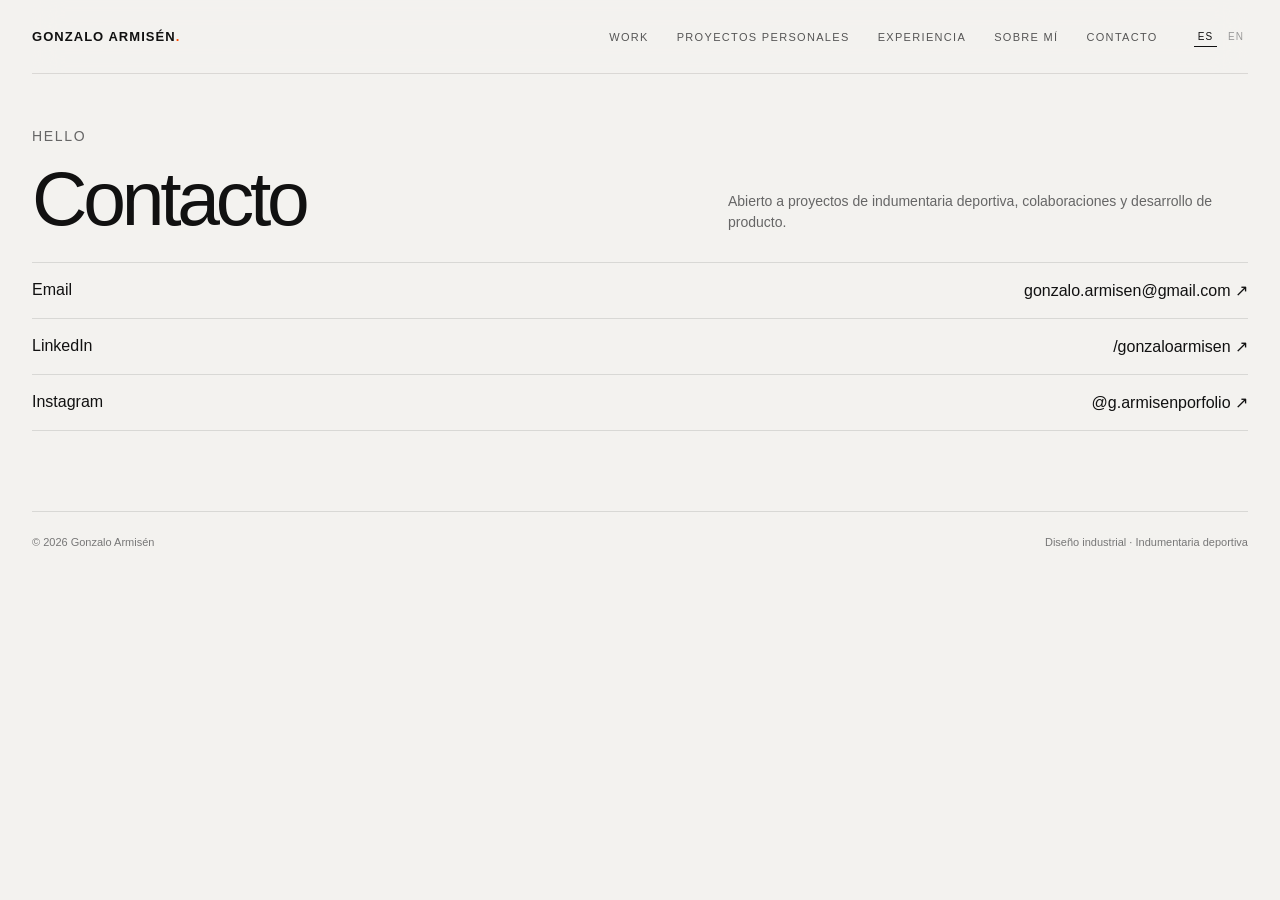
<file: contacto/index.html>
<!doctype html><html lang="es"><head><meta charset="utf-8"><meta name="viewport" content="width=device-width,initial-scale=1"><title>Contacto — Gonzalo Armisén</title><meta name="description" content="Portfolio de Gonzalo Armisén — Product Designer especializado en indumentaria deportiva."><link rel="stylesheet" href="../assets/site.css"></head><body><header class="nav shell"><a class="brand" href="../index.html">GONZALO ARMISÉN<i>.</i></a><nav class="menu"><a href="../index.html">Work</a><a href="../proyectospersonales/index.html" data-es="Proyectos personales" data-en="Personal projects">Proyectos personales</a><a href="../experiencia/index.html" data-es="Experiencia" data-en="Experience">Experiencia</a><a href="../sobremi/index.html" data-es="Sobre mí" data-en="About">Sobre mí</a><a href="../contacto/index.html" data-es="Contacto" data-en="Contact">Contacto</a><span class="lang"><button data-lang="es">ES</button><button data-lang="en">EN</button></span></nav><button class="mobile-toggle" aria-label="Menu">☰</button></header><div class="mobile-menu"><a href="../index.html">Work</a><a href="../proyectospersonales/index.html">Proyectos personales</a><a href="../experiencia/index.html">Experiencia</a><a href="../sobremi/index.html">Sobre mí</a><a href="../contacto/index.html">Contacto</a></div><main class="shell"><section class="section-head"><div><p class="project-kicker">Hello</p><h1 data-es="Contacto" data-en="Contact">Contacto</h1></div><p data-es="Abierto a proyectos de indumentaria deportiva, colaboraciones y desarrollo de producto." data-en="Open to sportswear projects, collaborations and product development.">Abierto a proyectos de indumentaria deportiva, colaboraciones y desarrollo de producto.</p></section><section class="contact-list"><a href="mailto:gonzalo.armisen@gmail.com"><span>Email</span><span>gonzalo.armisen@gmail.com ↗</span></a><a href="https://www.linkedin.com/in/gonzaloarmisen" target="_blank"><span>LinkedIn</span><span>/gonzaloarmisen ↗</span></a><a href="https://www.instagram.com/g.armisenporfolio" target="_blank"><span>Instagram</span><span>@g.armisenporfolio ↗</span></a></section></main><footer class="footer shell"><span>© 2026 Gonzalo Armisén</span><span data-es="Diseño industrial · Indumentaria deportiva" data-en="Industrial Design · Sportswear">Diseño industrial · Indumentaria deportiva</span></footer><script src="../assets/site.js"></script></body></html>
</file>
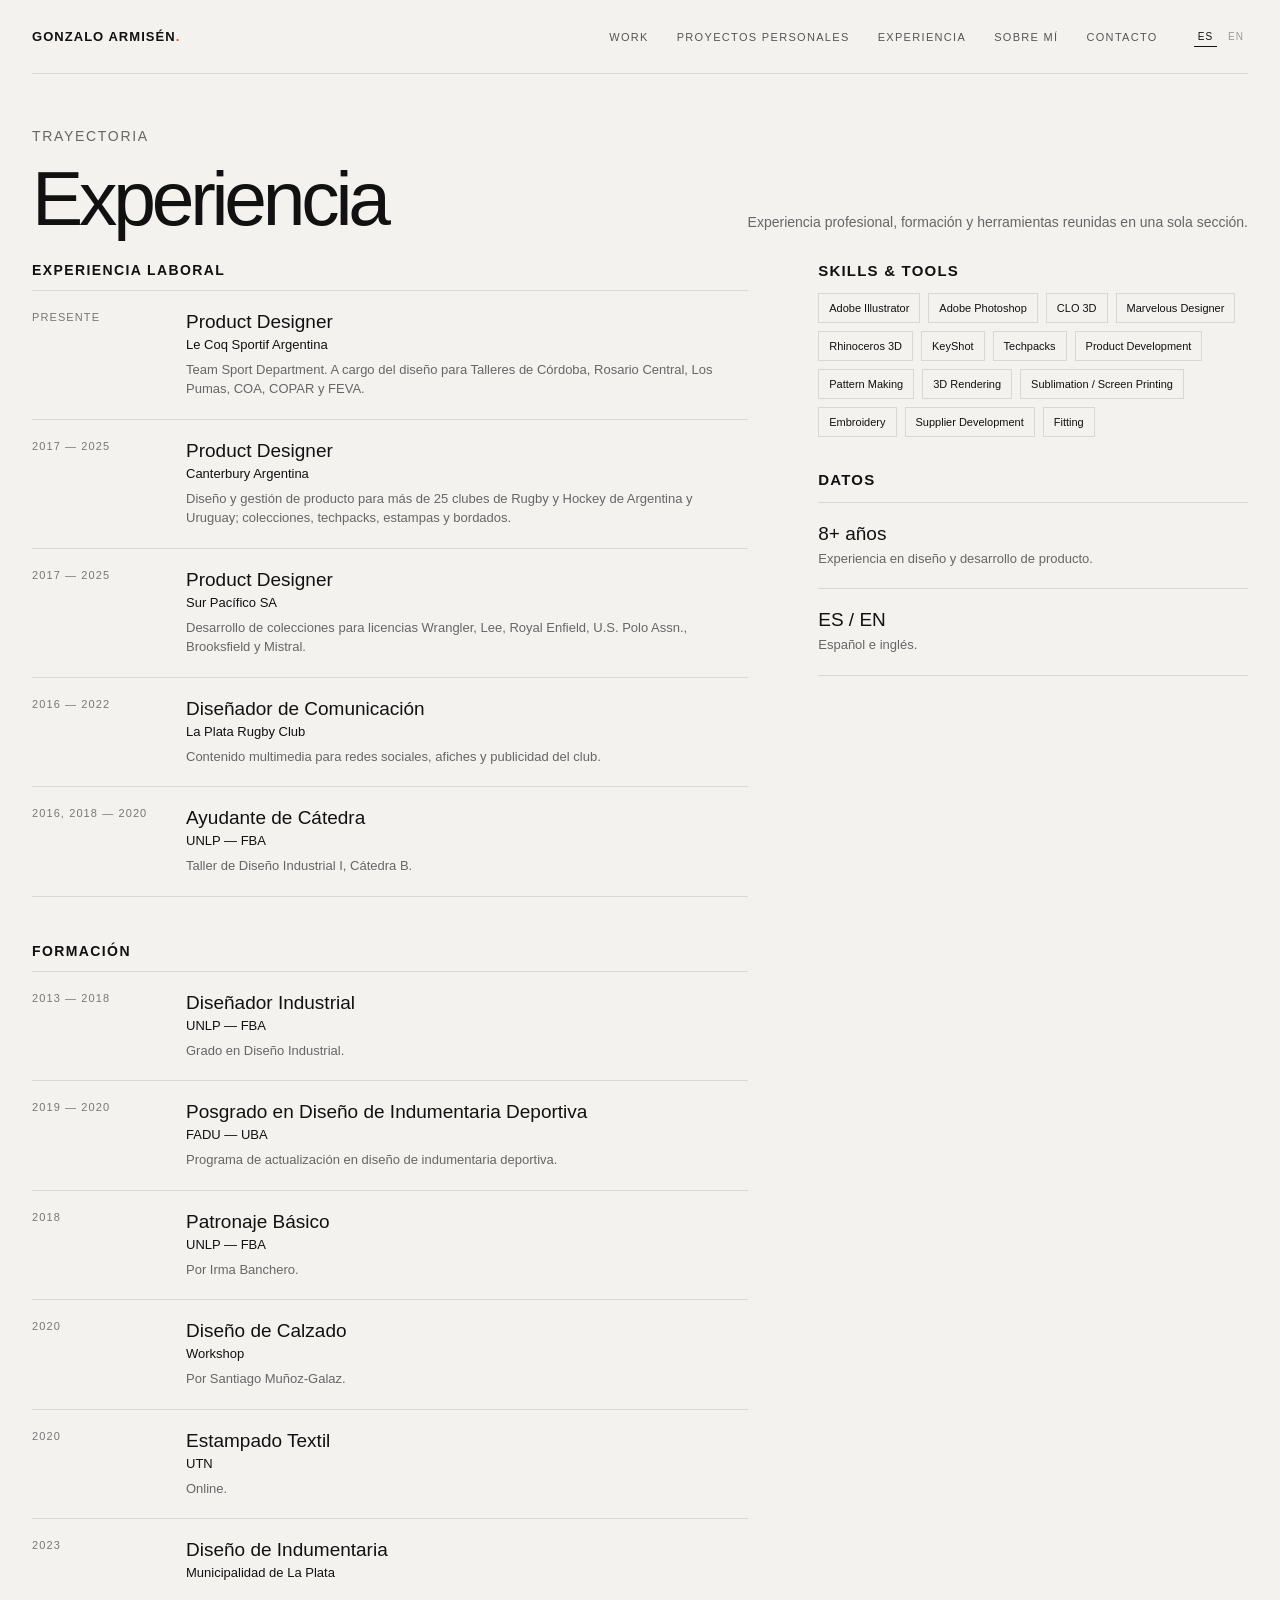
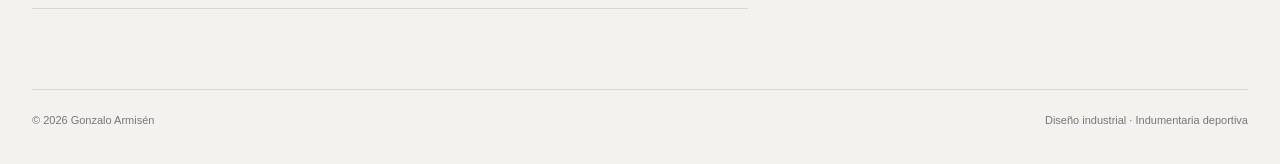
<file: experiencia/index.html>
<!doctype html><html lang="es"><head><meta charset="utf-8"><meta name="viewport" content="width=device-width,initial-scale=1"><title>Experiencia — Gonzalo Armisén</title><meta name="description" content="Portfolio de Gonzalo Armisén — Product Designer especializado en indumentaria deportiva."><link rel="stylesheet" href="../assets/site.css"></head><body><header class="nav shell"><a class="brand" href="../index.html">GONZALO ARMISÉN<i>.</i></a><nav class="menu"><a href="../index.html">Work</a><a href="../proyectospersonales/index.html" data-es="Proyectos personales" data-en="Personal projects">Proyectos personales</a><a href="../experiencia/index.html" data-es="Experiencia" data-en="Experience">Experiencia</a><a href="../sobremi/index.html" data-es="Sobre mí" data-en="About">Sobre mí</a><a href="../contacto/index.html" data-es="Contacto" data-en="Contact">Contacto</a><span class="lang"><button data-lang="es">ES</button><button data-lang="en">EN</button></span></nav><button class="mobile-toggle" aria-label="Menu">☰</button></header><div class="mobile-menu"><a href="../index.html">Work</a><a href="../proyectospersonales/index.html">Proyectos personales</a><a href="../experiencia/index.html">Experiencia</a><a href="../sobremi/index.html">Sobre mí</a><a href="../contacto/index.html">Contacto</a></div><main class="shell"><section class="section-head"><div><p class="project-kicker" data-es="Trayectoria" data-en="Career">Trayectoria</p><h1 data-es="Experiencia" data-en="Experience">Experiencia</h1></div><p data-es="Experiencia profesional, formación y herramientas reunidas en una sola sección." data-en="Professional experience, education and tools in one place.">Experiencia profesional, formación y herramientas reunidas en una sola sección.</p></section><div class="experience-wrap"><div><h2 style="font-size:14px;text-transform:uppercase;letter-spacing:.1em;margin-bottom:12px">Experiencia laboral</h2><div class="exp-list"><article class="exp-row"><div class="period">Presente</div><div><h3>Product Designer</h3><h4>Le Coq Sportif Argentina</h4><p>Team Sport Department. A cargo del diseño para Talleres de Córdoba, Rosario Central, Los Pumas, COA, COPAR y FEVA.</p></div></article><article class="exp-row"><div class="period">2017 — 2025</div><div><h3>Product Designer</h3><h4>Canterbury Argentina</h4><p>Diseño y gestión de producto para más de 25 clubes de Rugby y Hockey de Argentina y Uruguay; colecciones, techpacks, estampas y bordados.</p></div></article><article class="exp-row"><div class="period">2017 — 2025</div><div><h3>Product Designer</h3><h4>Sur Pacífico SA</h4><p>Desarrollo de colecciones para licencias Wrangler, Lee, Royal Enfield, U.S. Polo Assn., Brooksfield y Mistral.</p></div></article><article class="exp-row"><div class="period">2016 — 2022</div><div><h3>Diseñador de Comunicación</h3><h4>La Plata Rugby Club</h4><p>Contenido multimedia para redes sociales, afiches y publicidad del club.</p></div></article><article class="exp-row"><div class="period">2016, 2018 — 2020</div><div><h3>Ayudante de Cátedra</h3><h4>UNLP — FBA</h4><p>Taller de Diseño Industrial I, Cátedra B.</p></div></article></div><h2 style="font-size:14px;text-transform:uppercase;letter-spacing:.1em;margin:46px 0 12px">Formación</h2><div class="exp-list"><article class="exp-row"><div class="period">2013 — 2018</div><div><h3>Diseñador Industrial</h3><h4>UNLP — FBA</h4><p>Grado en Diseño Industrial.</p></div></article><article class="exp-row"><div class="period">2019 — 2020</div><div><h3>Posgrado en Diseño de Indumentaria Deportiva</h3><h4>FADU — UBA</h4><p>Programa de actualización en diseño de indumentaria deportiva.</p></div></article><article class="exp-row"><div class="period">2018</div><div><h3>Patronaje Básico</h3><h4>UNLP — FBA</h4><p>Por Irma Banchero.</p></div></article><article class="exp-row"><div class="period">2020</div><div><h3>Diseño de Calzado</h3><h4>Workshop</h4><p>Por Santiago Muñoz-Galaz.</p></div></article><article class="exp-row"><div class="period">2020</div><div><h3>Estampado Textil</h3><h4>UTN</h4><p>Online.</p></div></article><article class="exp-row"><div class="period">2023</div><div><h3>Diseño de Indumentaria</h3><h4>Municipalidad de La Plata</h4><p></p></div></article></div></div><aside class="skills-box"><h2>Skills & Tools</h2><div class="chips"><span class="chip">Adobe Illustrator</span><span class="chip">Adobe Photoshop</span><span class="chip">CLO 3D</span><span class="chip">Marvelous Designer</span><span class="chip">Rhinoceros 3D</span><span class="chip">KeyShot</span><span class="chip">Techpacks</span><span class="chip">Product Development</span><span class="chip">Pattern Making</span><span class="chip">3D Rendering</span><span class="chip">Sublimation / Screen Printing</span><span class="chip">Embroidery</span><span class="chip">Supplier Development</span><span class="chip">Fitting</span></div><h2 style="margin-top:34px">Datos</h2><div class="exp-list"><article class="exp-row" style="grid-template-columns:1fr"><div><h3>8+ años</h3><p>Experiencia en diseño y desarrollo de producto.</p></div></article><article class="exp-row" style="grid-template-columns:1fr"><div><h3>ES / EN</h3><p>Español e inglés.</p></div></article></div></aside></div></main><footer class="footer shell"><span>© 2026 Gonzalo Armisén</span><span data-es="Diseño industrial · Indumentaria deportiva" data-en="Industrial Design · Sportswear">Diseño industrial · Indumentaria deportiva</span></footer><script src="../assets/site.js"></script></body></html>
</file>
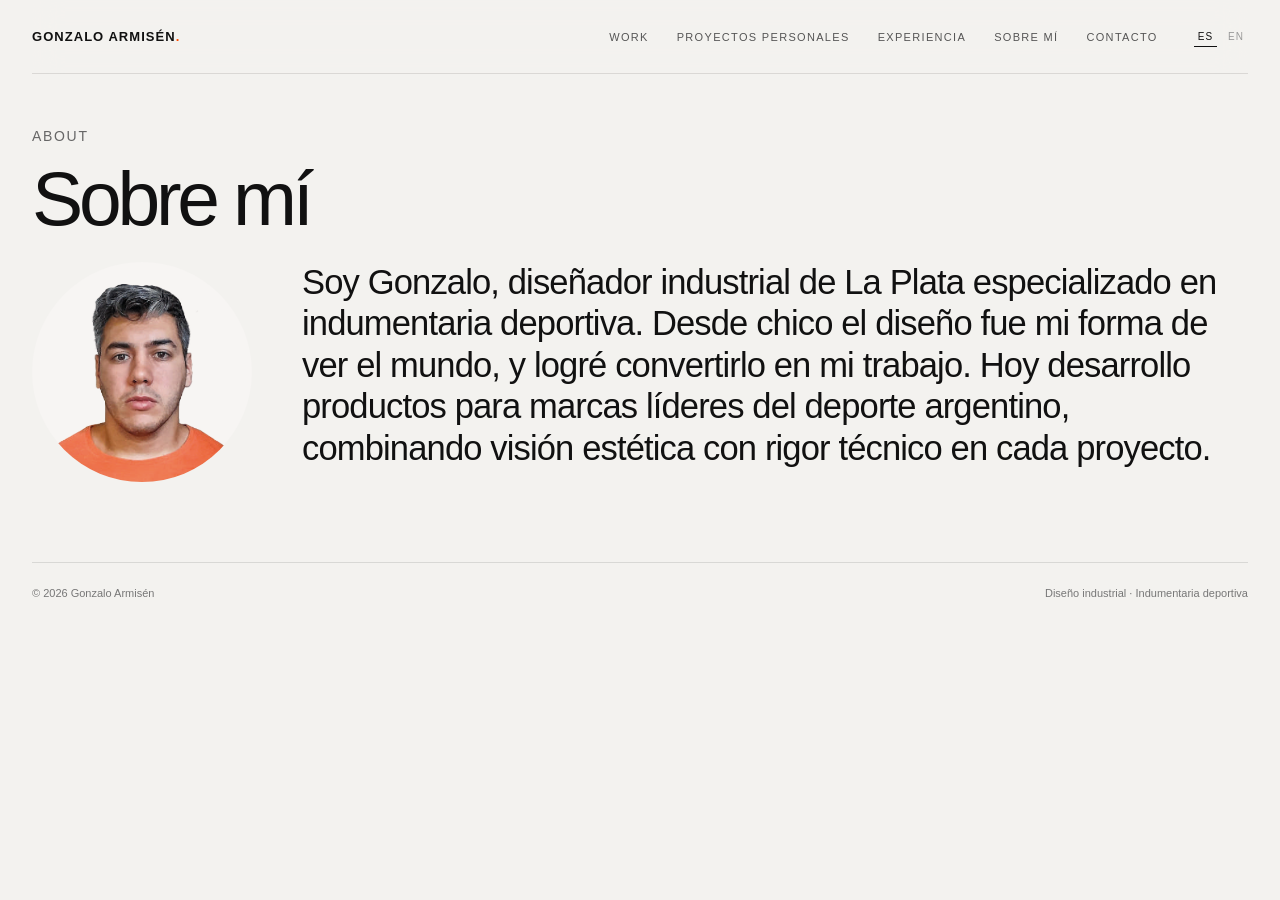
<file: sobremi/index.html>
<!doctype html><html lang="es"><head><meta charset="utf-8"><meta name="viewport" content="width=device-width,initial-scale=1"><title>Sobre mí — Gonzalo Armisén</title><meta name="description" content="Portfolio de Gonzalo Armisén — Product Designer especializado en indumentaria deportiva."><link rel="stylesheet" href="../assets/site.css"></head><body><header class="nav shell"><a class="brand" href="../index.html">GONZALO ARMISÉN<i>.</i></a><nav class="menu"><a href="../index.html">Work</a><a href="../proyectospersonales/index.html" data-es="Proyectos personales" data-en="Personal projects">Proyectos personales</a><a href="../experiencia/index.html" data-es="Experiencia" data-en="Experience">Experiencia</a><a href="../sobremi/index.html" data-es="Sobre mí" data-en="About">Sobre mí</a><a href="../contacto/index.html" data-es="Contacto" data-en="Contact">Contacto</a><span class="lang"><button data-lang="es">ES</button><button data-lang="en">EN</button></span></nav><button class="mobile-toggle" aria-label="Menu">☰</button></header><div class="mobile-menu"><a href="../index.html">Work</a><a href="../proyectospersonales/index.html">Proyectos personales</a><a href="../experiencia/index.html">Experiencia</a><a href="../sobremi/index.html">Sobre mí</a><a href="../contacto/index.html">Contacto</a></div><main class="shell"><section class="section-head"><div><p class="project-kicker">About</p><h1 data-es="Sobre mí" data-en="About me">Sobre mí</h1></div></section><section class="about"><div class="avatar"><img src="../Logos/Profile photo.png" alt="Gonzalo Armisén"></div><p data-es="Soy Gonzalo, diseñador industrial de La Plata especializado en indumentaria deportiva. Desde chico el diseño fue mi forma de ver el mundo, y logré convertirlo en mi trabajo. Hoy desarrollo productos para marcas líderes del deporte argentino, combinando visión estética con rigor técnico en cada proyecto." data-en="I'm Gonzalo, an industrial designer from La Plata specialized in sportswear. Design has been my way of seeing the world since I was a kid, and I turned it into my career. Today I develop products for leading Argentine sports brands, combining aesthetic vision with technical rigor in every project.">Soy Gonzalo, diseñador industrial de La Plata especializado en indumentaria deportiva. Desde chico el diseño fue mi forma de ver el mundo, y logré convertirlo en mi trabajo. Hoy desarrollo productos para marcas líderes del deporte argentino, combinando visión estética con rigor técnico en cada proyecto.</p></section></main><footer class="footer shell"><span>© 2026 Gonzalo Armisén</span><span data-es="Diseño industrial · Indumentaria deportiva" data-en="Industrial Design · Sportswear">Diseño industrial · Indumentaria deportiva</span></footer><script src="../assets/site.js"></script></body></html>
</file>
<file: assets/site.css>
*{box-sizing:border-box;margin:0;padding:0}:root{--bg:#f3f2ef;--ink:#111;--muted:#757575;--accent:#ff4d00;--line:rgba(0,0,0,.11);--max:1500px}html{scroll-behavior:smooth}body{background:var(--bg);color:var(--ink);font-family:Arial,Helvetica,sans-serif;font-weight:400}a{color:inherit}img,video{max-width:100%;display:block}.shell{width:min(calc(100% - 64px),var(--max));margin:auto}.nav{height:74px;display:flex;align-items:center;justify-content:space-between;border-bottom:1px solid var(--line);position:sticky;top:0;background:rgba(243,242,239,.92);backdrop-filter:blur(14px);z-index:50}.brand{font-size:13px;font-weight:700;letter-spacing:.08em;text-decoration:none}.brand i{color:var(--accent);font-style:normal}.menu{display:flex;gap:28px;align-items:center}.menu a{font-size:11px;text-transform:uppercase;letter-spacing:.12em;text-decoration:none;color:#555}.menu a:hover{color:#000}.lang{display:flex;gap:7px;margin-left:8px}.lang button{border:0;background:transparent;font:inherit;font-size:10px;letter-spacing:.1em;cursor:pointer;color:#999;padding:4px}.lang button.active{color:#111;border-bottom:1px solid #111}.home-head{padding:52px 0 32px}.home-name{font-size:clamp(28px,4vw,58px);font-weight:600;letter-spacing:-.045em;line-height:.98}.home-role{margin-top:9px;color:#777;font-size:13px}.section-head{padding:52px 0 28px;display:flex;justify-content:space-between;align-items:end;gap:30px}.section-head h1{font-size:clamp(36px,6vw,78px);font-weight:500;letter-spacing:-.055em;line-height:.94}.section-head p{max-width:520px;font-size:14px;line-height:1.55;color:#666}.work-grid{display:grid;grid-template-columns:repeat(3,minmax(0,1fr));gap:26px 18px;padding-bottom:70px}.project-card{text-decoration:none;display:block}.project-card .pic{aspect-ratio:4/3;overflow:hidden;background:#ddd}.project-card img{width:100%;height:100%;object-fit:cover;transition:transform .45s ease}.project-card:hover img{transform:scale(1.02)}.project-meta{padding-top:10px;display:flex;justify-content:space-between;gap:12px;font-size:11px;text-transform:uppercase;letter-spacing:.08em}.project-title{font-size:18px;line-height:1.15;font-weight:500;margin-top:5px}.project-cat{color:#777}.simple-grid{display:grid;grid-template-columns:repeat(3,1fr);gap:18px;padding-bottom:70px}.personal-card{aspect-ratio:1.4/1;position:relative;overflow:hidden;background:#ddd}.personal-card img,.personal-card video{width:100%;height:100%;object-fit:cover}.personal-card span{position:absolute;left:12px;bottom:12px;background:rgba(243,242,239,.9);padding:6px 8px;font-size:11px;text-transform:uppercase;letter-spacing:.08em}.experience-wrap{display:grid;grid-template-columns:1.25fr .75fr;gap:70px;padding-bottom:80px}.exp-list{border-top:1px solid var(--line)}.exp-row{display:grid;grid-template-columns:130px 1fr;gap:24px;padding:20px 0;border-bottom:1px solid var(--line)}.period{font-size:11px;color:#777;text-transform:uppercase;letter-spacing:.1em}.exp-row h3{font-size:19px;font-weight:500;margin-bottom:4px}.exp-row h4{font-size:13px;font-weight:500;margin-bottom:8px}.exp-row p{font-size:13px;color:#666;line-height:1.5}.skills-box{position:sticky;top:100px}.skills-box h2{font-size:15px;text-transform:uppercase;letter-spacing:.08em;margin-bottom:14px}.chips{display:flex;flex-wrap:wrap;gap:8px}.chip{border:1px solid var(--line);padding:8px 10px;font-size:11px}.about{display:grid;grid-template-columns:220px 1fr;gap:50px;padding-bottom:80px}.avatar{aspect-ratio:1/1;border-radius:50%;overflow:hidden}.avatar img{width:100%;height:100%;object-fit:cover}.about p{font-size:clamp(20px,2.7vw,38px);line-height:1.2;letter-spacing:-.025em}.contact-list{padding-bottom:80px;border-top:1px solid var(--line)}.contact-list a{display:flex;justify-content:space-between;padding:18px 0;border-bottom:1px solid var(--line);text-decoration:none;font-size:16px}.project-hero{padding:54px 0 36px;border-bottom:1px solid var(--line)}.project-kicker{font-size:11px;text-transform:uppercase;letter-spacing:.12em;color:var(--accent);margin-bottom:14px}.project-hero h1{font-size:clamp(44px,7vw,94px);font-weight:500;line-height:.9;letter-spacing:-.055em;max-width:1100px}.project-info{display:grid;grid-template-columns:1.2fr .8fr;gap:70px;padding:28px 0 46px}.project-info p{font-size:15px;line-height:1.65;color:#555}.project-facts{display:grid;gap:10px;font-size:12px}.project-facts b{display:block;text-transform:uppercase;letter-spacing:.08em;font-size:10px;color:#888;margin-bottom:3px}.media-stack{display:grid;gap:18px;padding-bottom:70px}.media-stack img,.media-stack video{width:100%;background:#ddd}.back-link{display:inline-block;margin:30px 0 60px;font-size:11px;text-transform:uppercase;letter-spacing:.1em;text-decoration:none}.footer{border-top:1px solid var(--line);padding:24px 0 38px;display:flex;justify-content:space-between;color:#777;font-size:11px}.mobile-toggle{display:none;background:none;border:0;font-size:20px}.mobile-menu{display:none}@media(max-width:900px){.shell{width:min(calc(100% - 32px),var(--max))}.work-grid,.simple-grid{grid-template-columns:repeat(2,1fr)}.experience-wrap,.project-info{grid-template-columns:1fr}.skills-box{position:static}.about{grid-template-columns:150px 1fr}.menu{display:none}.mobile-toggle{display:block}.mobile-menu.open{display:flex;position:fixed;inset:74px 0 0;background:var(--bg);z-index:40;flex-direction:column;padding:30px 16px;gap:22px}.mobile-menu a{text-decoration:none;font-size:24px}.section-head{align-items:flex-start;flex-direction:column}}@media(max-width:600px){.work-grid,.simple-grid{grid-template-columns:1fr}.about{grid-template-columns:1fr}.avatar{width:120px}.exp-row{grid-template-columns:1fr;gap:6px}.home-head{padding-top:30px}}
</file>
